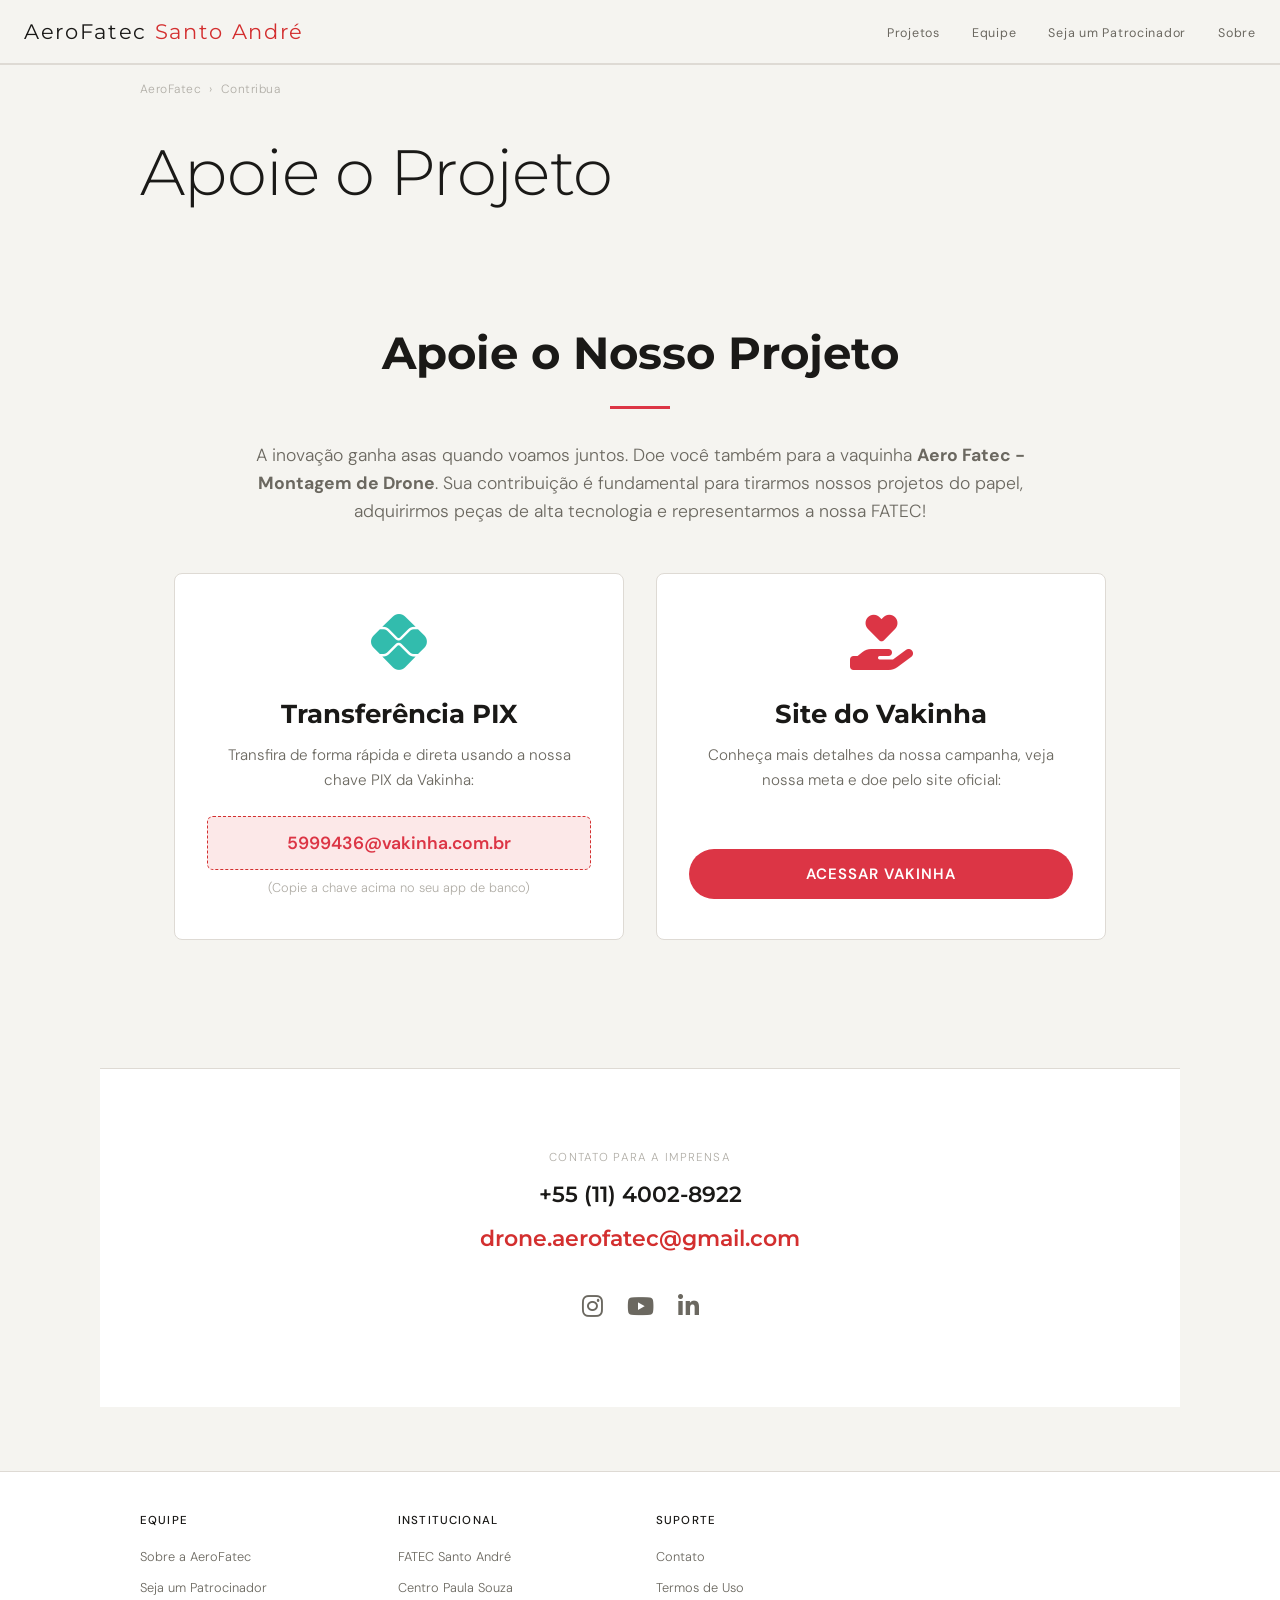
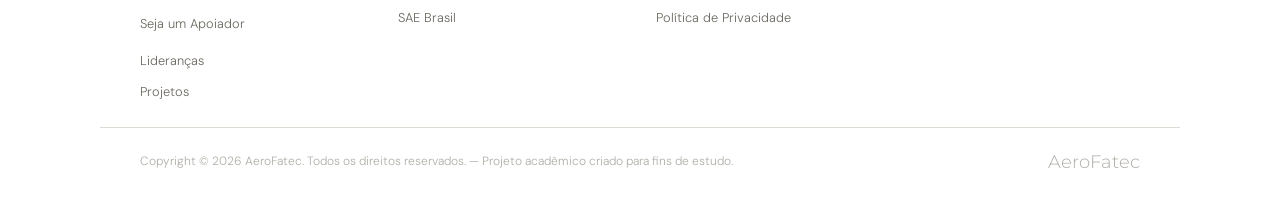
<file: apoie.html>
<!DOCTYPE html>
<html lang="pt-BR">
<head>
  <meta charset="UTF-8">
  <meta name="viewport" content="width=device-width, initial-scale=1.0">
  <title>AeroFatec — Apoie</title>

  <link rel="preconnect" href="https://fonts.googleapis.com">
  <link rel="preconnect" href="https://fonts.gstatic.com" crossorigin>
  <link href="https://fonts.googleapis.com/css2?family=DM+Sans:opsz,wght@9..40,300;9..40,400;9..40,500&family=Montserrat:ital,wght@0,400;0,600;0,700;0,800;1,400&display=swap" rel="stylesheet">
  <link rel="stylesheet" href="https://cdnjs.cloudflare.com/ajax/libs/font-awesome/6.4.0/css/all.min.css">
  <link rel="stylesheet" href="css/style.css">
</head>
<body>

<nav>
  <a href="index.html" class="nav-logo">AeroFatec<span> Santo André</span></a>

  <button class="nav-toggle" aria-label="Abrir menu" aria-expanded="false">
    <span></span><span></span><span></span>
  </button>

  <ul class="nav-links">
    <li><a href="projetos.html">Projetos</a></li>
    <li><a href="equipe.html">Equipe</a></li>
    <li><a href="patrocine.html">Seja um Patrocinador </a></li>
    <li><a href="sobre.html">Sobre</a></li>
  </ul>
</nav>

<div class="breadcrumb">
  <a href="index.html">AeroFatec</a>
  <span>›</span>
  <span>Contribua</span>
</div>

<div class="page-header">
  <h1>Apoie o Projeto</h1>
</div>

<section id="contribua" class="contribua-section">
  <h2 class="contribua-title">Apoie o Nosso Projeto</h2>
  <div class="contribua-divider"></div>

  <p class="contribua-lead">
    A inovação ganha asas quando voamos juntos. Doe você também para a vaquinha
    <strong>Aero Fatec - Montagem de Drone</strong>. Sua contribuição é fundamental para
    tirarmos nossos projetos do papel, adquirirmos peças de alta tecnologia e representarmos a nossa FATEC!
  </p>

  <div class="contribua-grid">

    <div class="contribua-card">
      <i class="fab fa-pix contribua-icon" style="color: #32BCAD;"></i>
      <h4>Transferência PIX</h4>
      <p>Transfira de forma rápida e direta usando a nossa chave PIX da Vakinha:</p>
      <div class="pix-key">5999436@vakinha.com.br</div>
      <small>(Copie a chave acima no seu app de banco)</small>
    </div>

    <div class="contribua-card">
      <i class="fas fa-hand-holding-heart contribua-icon" style="color: #dc3545;"></i>
      <h4>Site do Vakinha</h4>
      <p>Conheça mais detalhes da nossa campanha, veja nossa meta e doe pelo site oficial:</p>
      <a href="https://vaka.me/5999436" target="_blank" class="btn-vakinha">Acessar Vakinha</a>
    </div>

  </div>
</section>

<div id="contact" class="press-section">
    <p class="press-label">Contato para a imprensa</p>
    <div class="press-contact">
      <span>+55 (11) 4002-8922</span>
      <a href="mailto:drone.aerofatec@gmail.com">drone.aerofatec@gmail.com</a>
    </div>
    <div class="press-social">
      <a href="https://www.instagram.com/AeroFatec" target="_blank" title="Instagram"><i class="fab fa-instagram"></i></a>
      <a href="https://www.youtube.com/@AeroFatec" target="_blank" title="YouTube"><i class="fab fa-youtube"></i></a>
      <a href="https://www.linkedin.com/in/drones-fatec-6a03993b6/" target="_blank" title="LinkedIn"><i class="fab fa-linkedin-in"></i></a>
    </div>
  </div>

  <footer>
    <div class="footer-top">
      <div class="footer-col">
        <h4>Equipe</h4>
        <ul>
          <li><a href="sobre.html">Sobre a AeroFatec</a></li>
          <li><a href="patrocinio.html">Seja um Patrocinador</li>
          <li><a href="apoie.html">Seja um Apoiador</li>
          <li><a href="equipe.html">Lideranças</a></li>
          <li><a href="projetos.html">Projetos</a></li>
        </ul>
      </div>
      <div class="footer-col">
        <h4>Institucional</h4>
        <ul>
          <li><a href="https://fatecsantoandre.cps.sp.gov.br/">FATEC Santo André</a></li>
          <li><a href="https://www.cps.sp.gov.br/">Centro Paula Souza</a></li>
          <li><a href="https://saebrasil.org.br/programas-estudantis/eletroquad/">SAE Brasil</a></li>
        </ul>
      </div>
      <div class="footer-col">
        <h4>Suporte</h4>
        <ul>
          <li><a href="#contact">Contato</a></li>
          <li><a href="tem que fazer">Termos de Uso</a></li>
          <li><a href="tem que fazer">Política de Privacidade</a></li>
        </ul>
      </div>
    </div>
    <div class="footer-bottom">
      <p>Copyright © 2026 AeroFatec. Todos os direitos reservados. — Projeto acadêmico criado para fins de estudo.</p>
      <div class="footer-logo-small">AeroFatec</div>
    </div>
  </footer>

<div class="modal-overlay" id="modal">
  <div class="modal">
    <button class="modal-close js-modal-close">&#x2715;</button>
    <div class="modal-header-flex">
      <div class="modal-avatar" id="modal-avatar"></div>
      <div class="modal-titles">
        <div class="modal-name" id="modal-name"></div>
        <div class="modal-role" id="modal-role"></div>
      </div>
    </div>
    <p class="modal-bio" id="modal-bio"></p>
  </div>
</div>

<script src="js/main.js" defer></script>
</body>
</html>
</file>
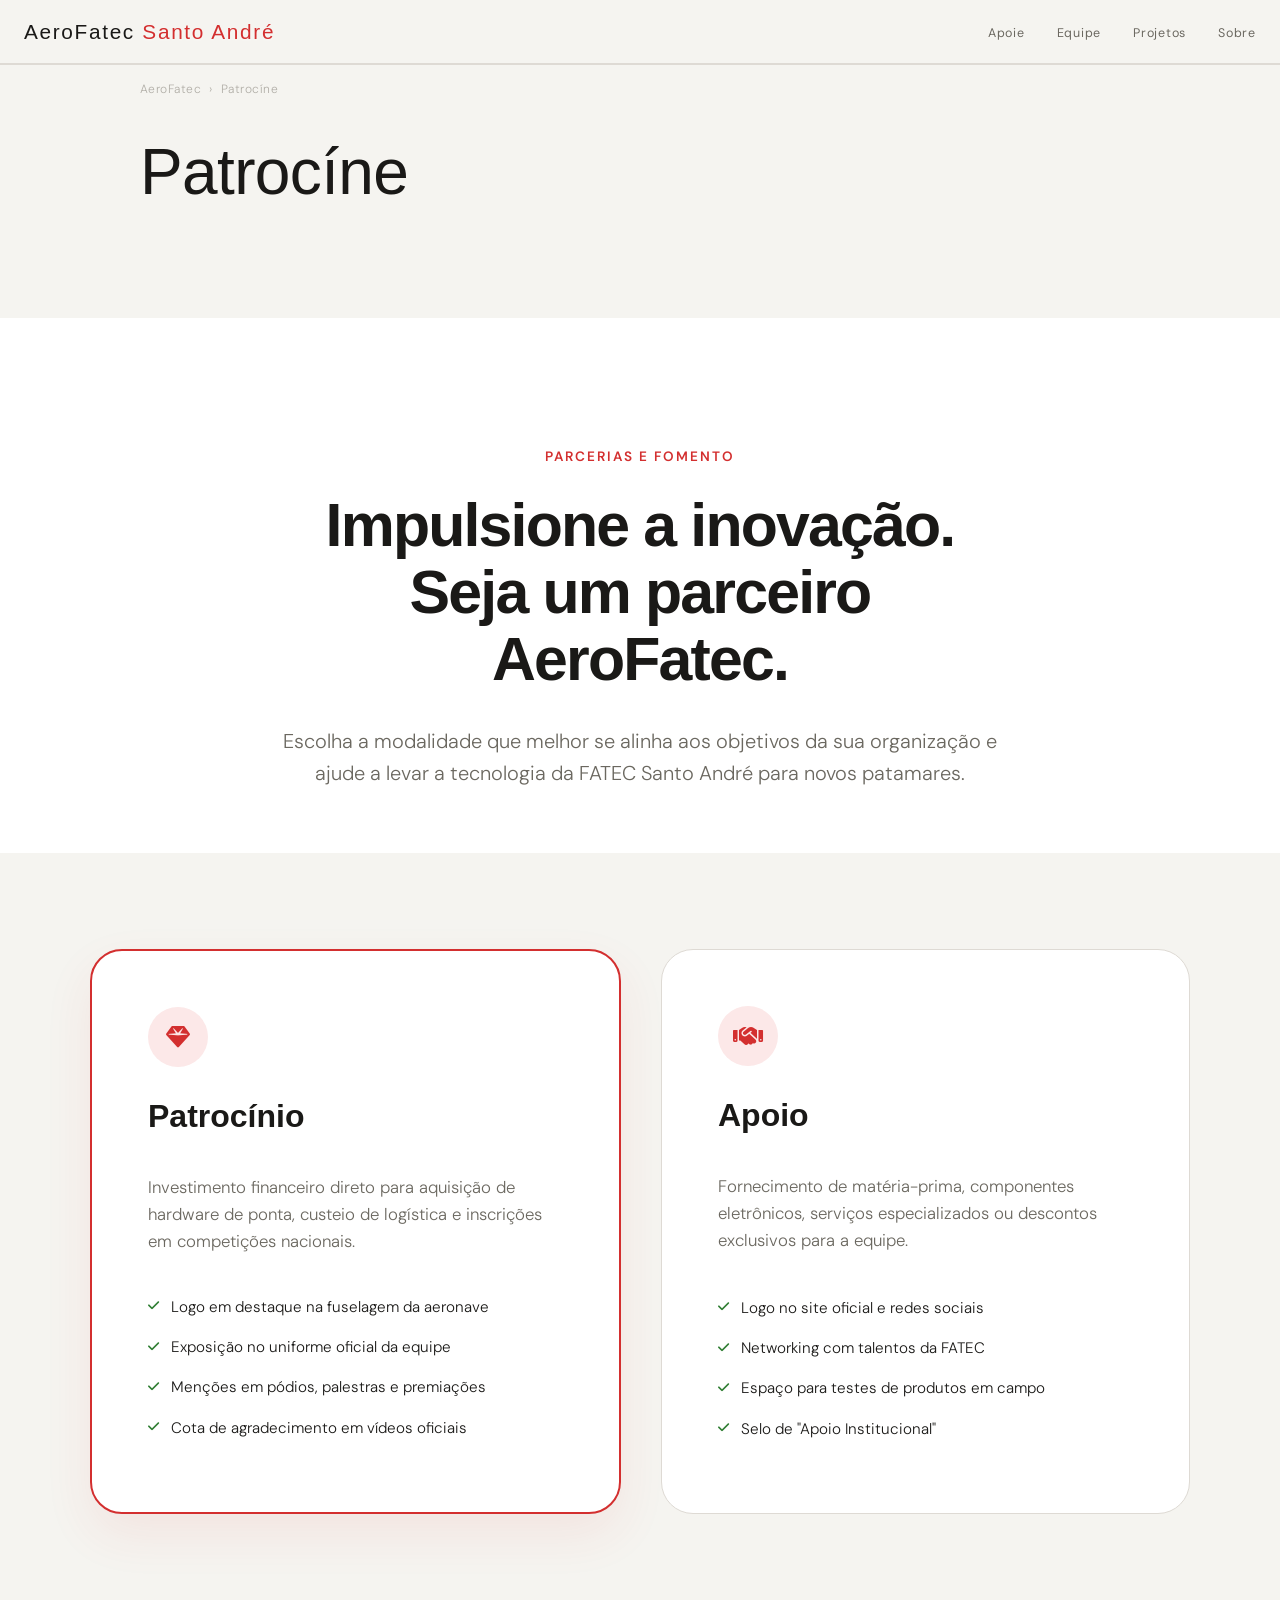
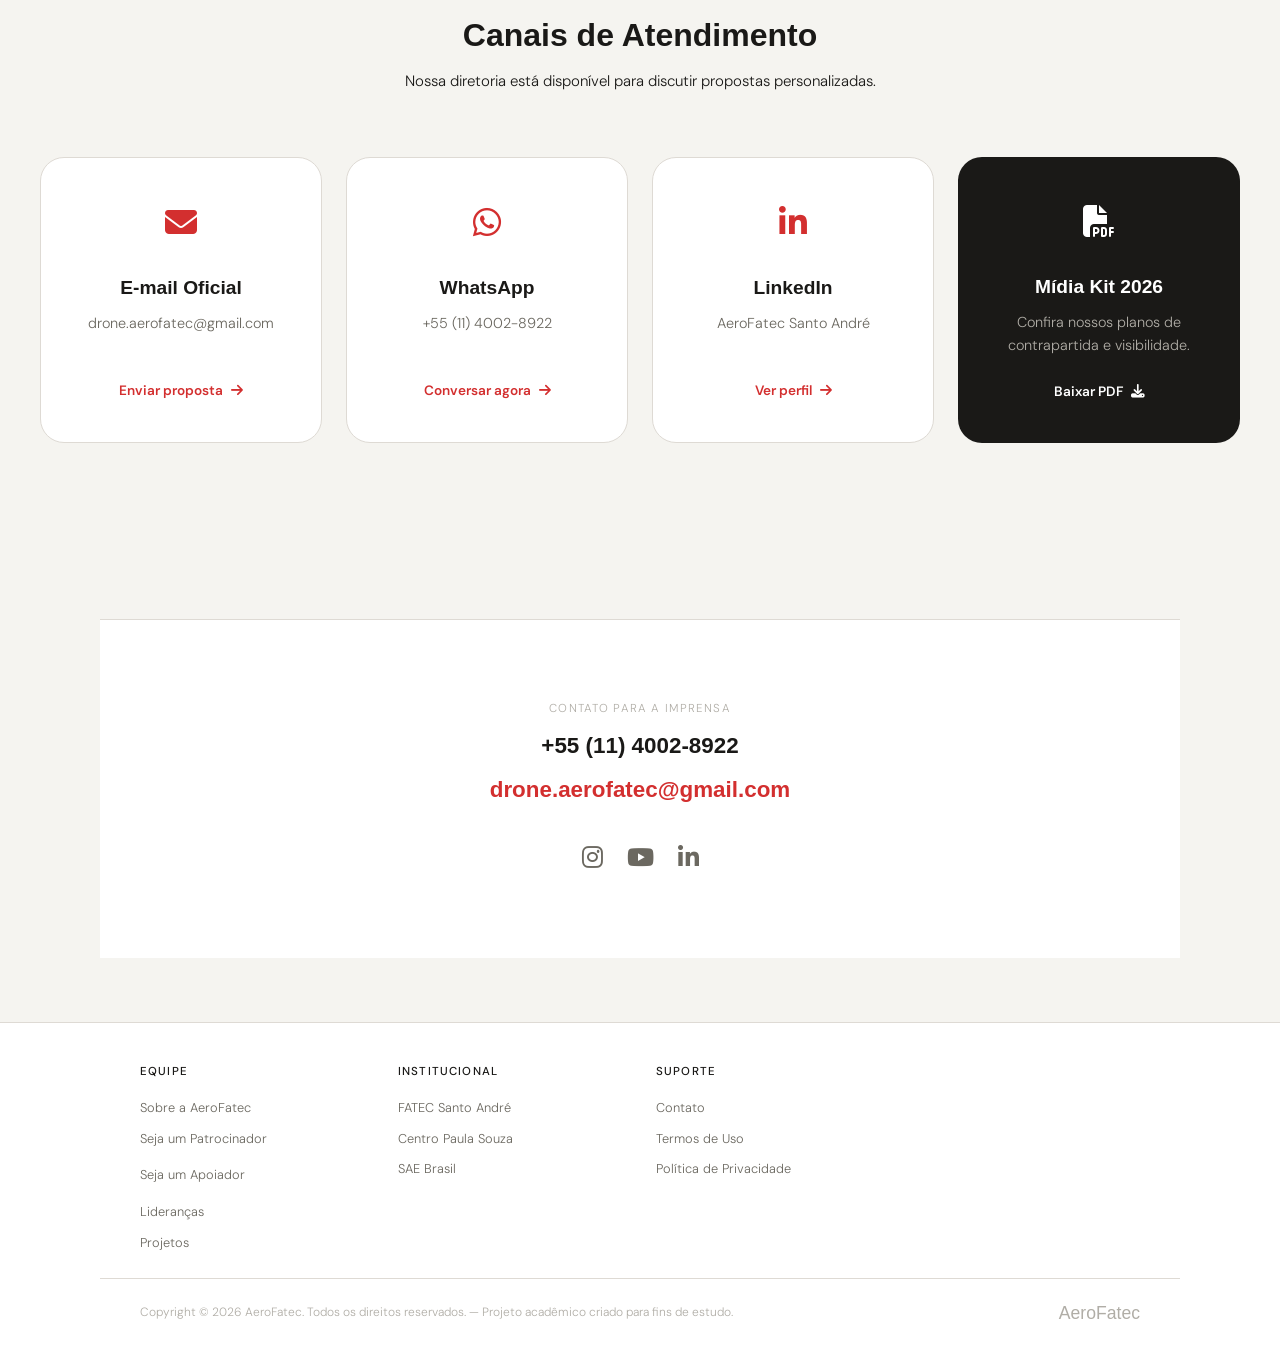
<file: patrocine.html>
<!DOCTYPE html>
<html lang="pt-BR">
<head>
  <meta charset="UTF-8">
  <meta name="viewport" content="width=device-width, initial-scale=1.0">
  <meta name="view-transition" content="same-origin">
  <title>Patrocíne | AeroFatec</title>

  <link rel="preconnect" href="https://fonts.googleapis.com">
  <link rel="preconnect" href="https://fonts.gstatic.com" crossorigin>
  <link href="https://fonts.googleapis.com/css2?family=Cormorant+Garamond:ital,wght@0,300;0,400;0,600;1,300;1,400&family=DM+Sans:opsz,wght@9..40,300;9..40,400;9..40,500&display=swap" rel="stylesheet">
  <link rel="stylesheet" href="https://cdnjs.cloudflare.com/ajax/libs/font-awesome/6.4.0/css/all.min.css">
  <link rel="stylesheet" href="css/style.css">
</head>
<body>

<nav>
  <a href="index.html" class="nav-logo">AeroFatec<span> Santo André</span></a>

  <button class="nav-toggle" aria-label="Abrir menu" aria-expanded="false">
    <span></span><span></span><span></span>
  </button>

  <ul class="nav-links">
    <li><a href="apoie.html">Apoie</a></li>
    <li><a href="equipe.html">Equipe</a></li>
    <li><a href="projetos.html">Projetos</a></li>
    <li><a href="sobre.html">Sobre</a></li>
  </ul>
</nav>

  <div class="page-content">

  <div class="breadcrumb">
    <a href="index.html">AeroFatec</a>
    <span>›</span>
    <span>Patrocíne</span>
  </div>

  <div class="page-header">
    <h1>Patrocíne</h1>
  </div>

  <main class="sponsor-page">
    <header class="sponsor-hero">
      <div class="container-small">
        <span class="hero-tag">Parcerias e Fomento</span>
        <h1>Impulsione a inovação.<br>Seja um parceiro AeroFatec.</h1>
        <p>Escolha a modalidade que melhor se alinha aos objetivos da sua organização e ajude a levar a tecnologia da FATEC Santo André para novos patamares.</p>
      </div>
    </header>

    <section class="colab-models">
      <div class="container">
        <div class="model-flex">
          
          <div class="model-box featured">
            <div class="model-header">
              <div class="icon-circle"><i class="fas fa-gem"></i></div>
              <h2>Patrocínio</h2>
            </div>
            <p>Investimento financeiro direto para aquisição de hardware de ponta, custeio de logística e inscrições em competições nacionais.</p>
            <ul class="model-list">
              <li><i class="fas fa-check"></i> Logo em destaque na fuselagem da aeronave</li>
              <li><i class="fas fa-check"></i> Exposição no uniforme oficial da equipe</li>
              <li><i class="fas fa-check"></i> Menções em pódios, palestras e premiações</li>
              <li><i class="fas fa-check"></i> Cota de agradecimento em vídeos oficiais</li>
            </ul>
          </div>

          <div class="model-box">
            <div class="model-header">
              <div class="icon-circle"><i class="fas fa-handshake"></i></div>
              <h2>Apoio</h2>
            </div>
            <p>Fornecimento de matéria-prima, componentes eletrônicos, serviços especializados ou descontos exclusivos para a equipe.</p>
            <ul class="model-list">
              <li><i class="fas fa-check"></i> Logo no site oficial e redes sociais</li>
              <li><i class="fas fa-check"></i> Networking com talentos da FATEC</li>
              <li><i class="fas fa-check"></i> Espaço para testes de produtos em campo</li>
              <li><i class="fas fa-check"></i> Selo de "Apoio Institucional"</li>
            </ul>
          </div>

        </div>
      </div>
    </section>

    <section class="contact-grid-section">
      <div class="container">
        <div class="section-title">
          <h2>Canais de Atendimento</h2>
          <p>Nossa diretoria está disponível para discutir propostas personalizadas.</p>
        </div>
        
        <div class="contact-cards">
          <a href="mailto:drone.aerofatec@gmail.com" class="contact-card">
            <div class="card-icon"><i class="fas fa-envelope"></i></div>
            <h3>E-mail Oficial</h3>
            <p>drone.aerofatec@gmail.com</p>
            <span class="card-action">Enviar proposta <i class="fas fa-arrow-right"></i></span>
          </a>

          <a href="https://wa.me/551140028922" target="_blank" class="contact-card">
            <div class="card-icon"><i class="fab fa-whatsapp"></i></div>
            <h3>WhatsApp</h3>
            <p>+55 (11) 4002-8922</p>
            <span class="card-action">Conversar agora <i class="fas fa-arrow-right"></i></span>
          </a>

          <a href="https://linkedin.com/in/drones-fatec-6a03993b6" target="_blank" class="contact-card">
            <div class="card-icon"><i class="fab fa-linkedin-in"></i></div>
            <h3>LinkedIn</h3>
            <p>AeroFatec Santo André</p>
            <span class="card-action">Ver perfil <i class="fas fa-arrow-right"></i></span>
          </a>

          <a href="arquivos/midia-kit-aerofatec.pdf" target="_blank" class="contact-card highlight-card">
            <div class="card-icon"><i class="fas fa-file-pdf"></i></div>
            <h3>Mídia Kit 2026</h3>
            <p>Confira nossos planos de contrapartida e visibilidade.</p>
            <span class="card-action">Baixar PDF <i class="fas fa-download"></i></span>
          </a>
        </div>
      </div>
    </section>
  </main>

  <div id="contact" class="press-section">
    <p class="press-label">Contato para a imprensa</p>
    <div class="press-contact">
      <span>+55 (11) 4002-8922</span>
      <a href="mailto:drone.aerofatec@gmail.com">drone.aerofatec@gmail.com</a>
    </div>
    <div class="press-social">
      <a href="https://www.instagram.com/AeroFatec" target="_blank" title="Instagram"><i class="fab fa-instagram"></i></a>
      <a href="https://www.youtube.com/@AeroFatec" target="_blank" title="YouTube"><i class="fab fa-youtube"></i></a>
      <a href="https://www.linkedin.com/in/drones-fatec-6a03993b6/" target="_blank" title="LinkedIn"><i class="fab fa-linkedin-in"></i></a>
    </div>
  </div>

  <footer>
    <div class="footer-top">
      <div class="footer-col">
        <h4>Equipe</h4>
        <ul>
          <li><a href="sobre.html">Sobre a AeroFatec</a></li>
          <li><a href="patrocinio.html">Seja um Patrocinador</li>
          <li><a href="apoie.html">Seja um Apoiador</li>
          <li><a href="equipe.html">Lideranças</a></li>
          <li><a href="projetos.html">Projetos</a></li>
        </ul>
      </div>
      <div class="footer-col">
        <h4>Institucional</h4>
        <ul>
          <li><a href="https://fatecsantoandre.cps.sp.gov.br/">FATEC Santo André</a></li>
          <li><a href="https://www.cps.sp.gov.br/">Centro Paula Souza</a></li>
          <li><a href="https://saebrasil.org.br/programas-estudantis/eletroquad/">SAE Brasil</a></li>
        </ul>
      </div>
      <div class="footer-col">
        <h4>Suporte</h4>
        <ul>
          <li><a href="#contact">Contato</a></li>
          <li><a href="tem que fazer">Termos de Uso</a></li>
          <li><a href="tem que fazer">Política de Privacidade</a></li>
        </ul>
      </div>
    </div>
    <div class="footer-bottom">
      <p>Copyright © 2026 AeroFatec. Todos os direitos reservados. — Projeto acadêmico criado para fins de estudo.</p>
      <div class="footer-logo-small">AeroFatec</div>
    </div>
  </footer>

  <script src="js/main.js"></script>
</body>
</html>
</file>
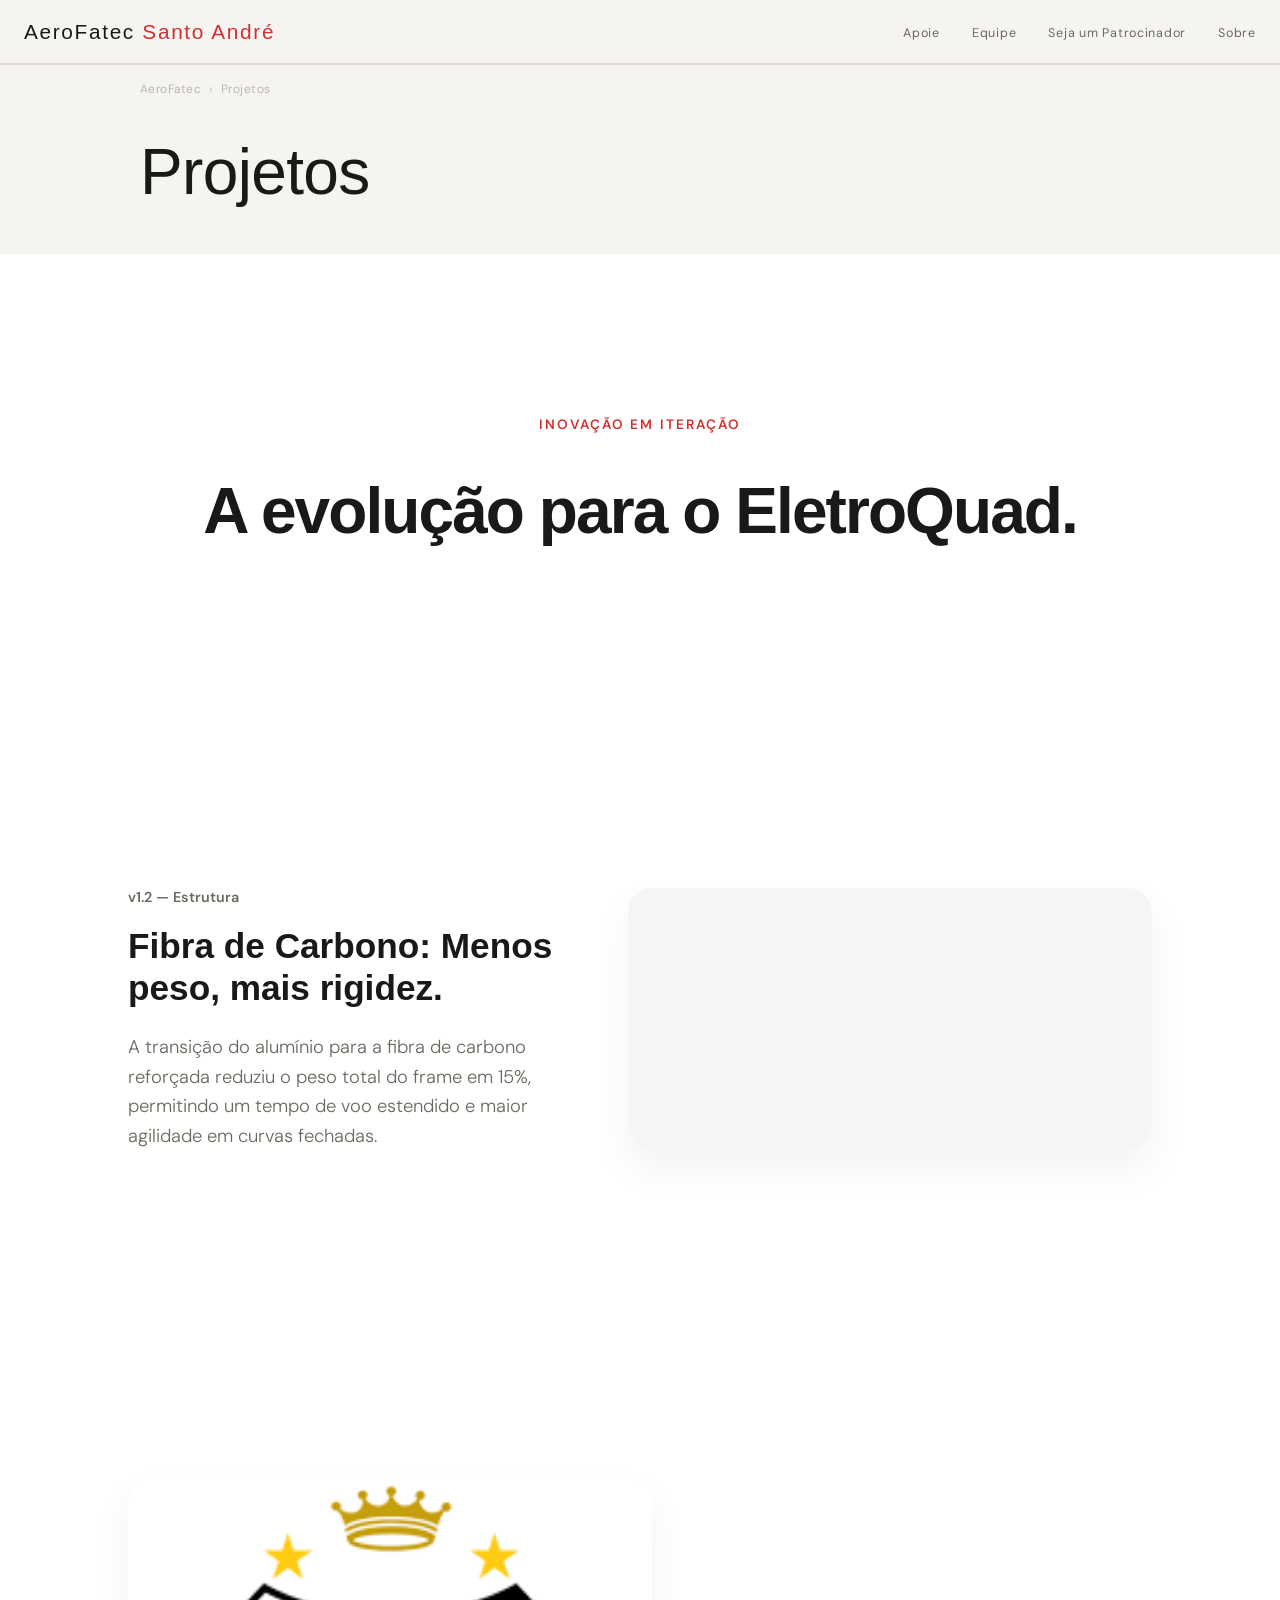
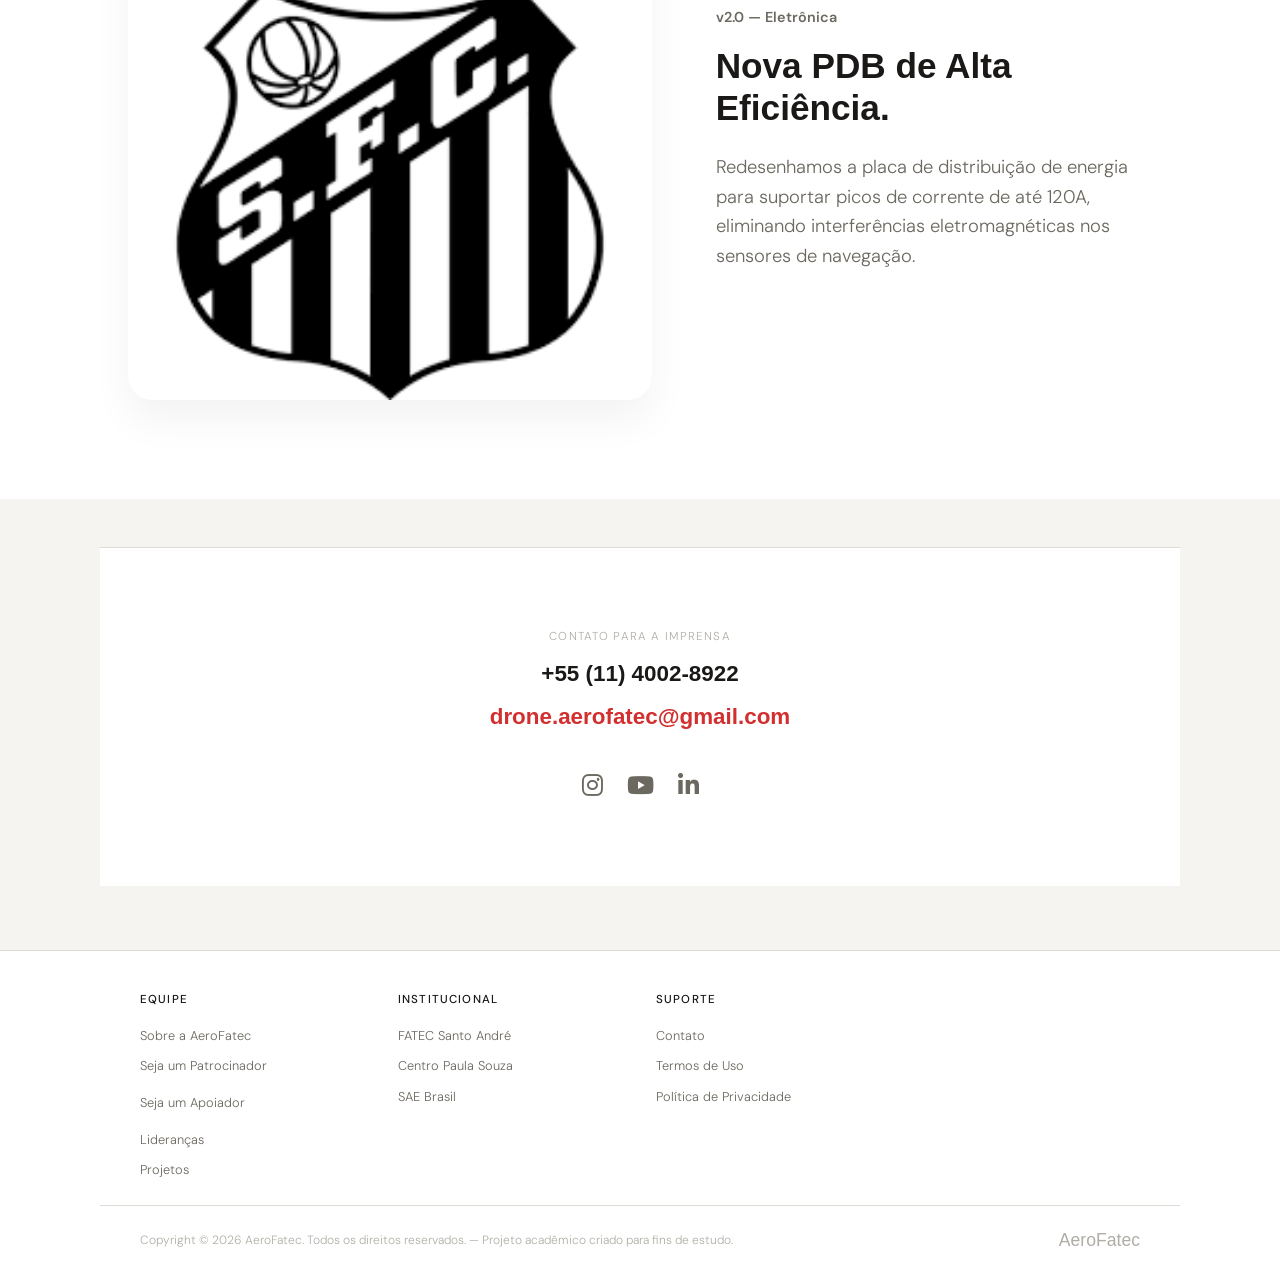
<file: projetos.html>
<!DOCTYPE html>
<html lang="pt-BR">
<head>
  <meta charset="UTF-8">
  <meta name="viewport" content="width=device-width, initial-scale=1.0">
  <meta name="view-transition" content="same-origin">
  <title>Equipe | AeroFatec</title>

  <link rel="preconnect" href="https://fonts.googleapis.com">
  <link rel="preconnect" href="https://fonts.gstatic.com" crossorigin>
  <link href="https://fonts.googleapis.com/css2?family=Cormorant+Garamond:ital,wght@0,300;0,400;0,600;1,300;1,400&family=DM+Sans:opsz,wght@9..40,300;9..40,400;9..40,500&display=swap" rel="stylesheet">
  <link rel="stylesheet" href="https://cdnjs.cloudflare.com/ajax/libs/font-awesome/6.4.0/css/all.min.css">
  <link rel="stylesheet" href="css/style.css">
</head>
<body>

<nav>
  <a href="index.html" class="nav-logo">AeroFatec<span> Santo André</span></a>

  <button class="nav-toggle" aria-label="Abrir menu" aria-expanded="false">
    <span></span><span></span><span></span>
  </button>

  <ul class="nav-links">
    <li><a href="apoie.html">Apoie</a></li>
    <li><a href="equipe.html">Equipe</a></li>
    <li><a href="patrocine.html">Seja um Patrocinador</a></li>
    <li><a href="sobre.html">Sobre</a></li>
  </ul>
</nav>

  <div class="page-content">

  <div class="breadcrumb">
    <a href="index.html">AeroFatec</a>
    <span>›</span>
    <span>Projetos</span>
  </div>

  <div class="page-header">
    <h1>Projetos</h1>
  </div>

  <main class="projects-page">
    <header class="projects-hero">
      <p class="hero-tag">Inovação em Iteração</p>
      <h1>A evolução para o EletroQuad.</h1>
    </header>

    <section class="project-iteration reveal">
      <div class="iteration-content">
        <span class="version-tag">v1.2 — Estrutura</span>
        <h2>Fibra de Carbono: Menos peso, mais rigidez.</h2>
        <p>A transição do alumínio para a fibra de carbono reforçada reduziu o peso total do frame em 15%, permitindo um tempo de voo estendido e maior agilidade em curvas fechadas.</p>
      </div>
      <div class="iteration-media">
        <video autoplay muted loop playsinline class="ambient-video">
          <source src="video/drone-frame-test.mp4" type="video/mp4">
        </video>
      </div>
    </section>

    <section class="project-iteration reverse reveal">
      <div class="iteration-content">
        <span class="version-tag">v2.0 — Eletrônica</span>
        <h2>Nova PDB de Alta Eficiência.</h2>
        <p>Redesenhamos a placa de distribuição de energia para suportar picos de corrente de até 120A, eliminando interferências eletromagnéticas nos sensores de navegação.</p>
      </div>
      <div class="iteration-media">
        <img src="img/imagem-exemplo.png" alt="Detalhe da Placa Eletrônica">
      </div>
    </section>
  </main>

<div id="contact" class="press-section">
    <p class="press-label">Contato para a imprensa</p>
    <div class="press-contact">
      <span>+55 (11) 4002-8922</span>
      <a href="mailto:drone.aerofatec@gmail.com">drone.aerofatec@gmail.com</a>
    </div>
    <div class="press-social">
      <a href="https://www.instagram.com/AeroFatec" target="_blank" title="Instagram"><i class="fab fa-instagram"></i></a>
      <a href="https://www.youtube.com/@AeroFatec" target="_blank" title="YouTube"><i class="fab fa-youtube"></i></a>
      <a href="https://www.linkedin.com/in/drones-fatec-6a03993b6/" target="_blank" title="LinkedIn"><i class="fab fa-linkedin-in"></i></a>
    </div>
  </div>

  <footer>
    <div class="footer-top">
      <div class="footer-col">
        <h4>Equipe</h4>
        <ul>
          <li><a href="sobre.html">Sobre a AeroFatec</a></li>
          <li><a href="patrocinio.html">Seja um Patrocinador</li>
          <li><a href="apoie.html">Seja um Apoiador</li>
          <li><a href="equipe.html">Lideranças</a></li>
          <li><a href="projetos.html">Projetos</a></li>
        </ul>
      </div>
      <div class="footer-col">
        <h4>Institucional</h4>
        <ul>
          <li><a href="https://fatecsantoandre.cps.sp.gov.br/">FATEC Santo André</a></li>
          <li><a href="https://www.cps.sp.gov.br/">Centro Paula Souza</a></li>
          <li><a href="https://saebrasil.org.br/programas-estudantis/eletroquad/">SAE Brasil</a></li>
        </ul>
      </div>
      <div class="footer-col">
        <h4>Suporte</h4>
        <ul>
          <li><a href="#contact">Contato</a></li>
          <li><a href="tem que fazer">Termos de Uso</a></li>
          <li><a href="tem que fazer">Política de Privacidade</a></li>
        </ul>
      </div>
    </div>
    <div class="footer-bottom">
      <p>Copyright © 2026 AeroFatec. Todos os direitos reservados. — Projeto acadêmico criado para fins de estudo.</p>
      <div class="footer-logo-small">AeroFatec</div>
    </div>
  </footer>

        <script src="js/main.js"></script>
    </body>
</html>
</file>
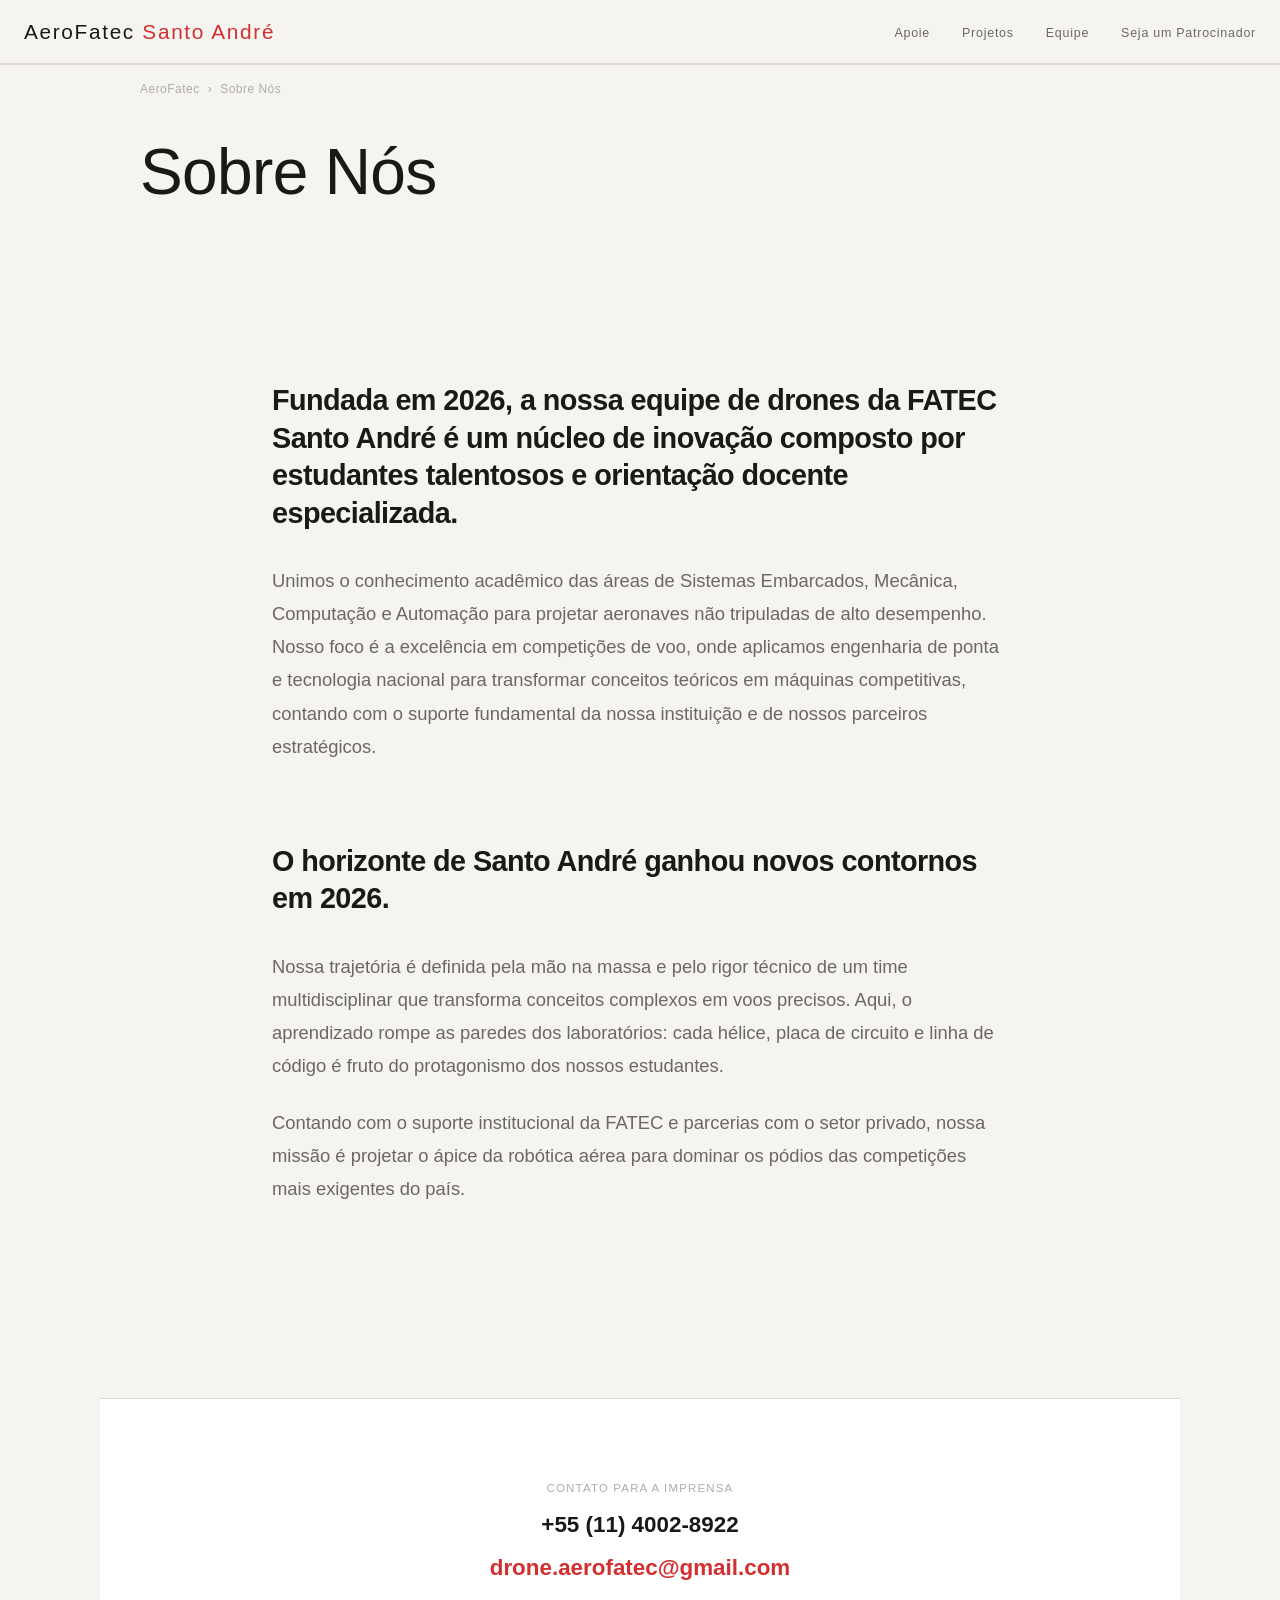
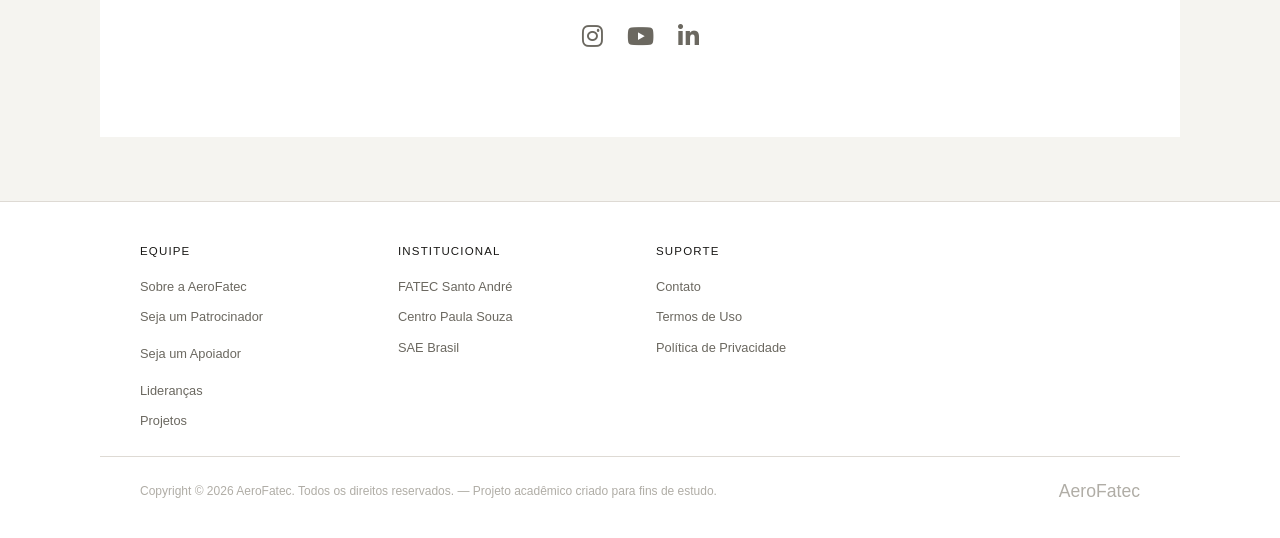
<file: sobre.html>
<!DOCTYPE html>
<html lang="pt-BR">
<head>
  <meta charset="UTF-8">
  <meta name="viewport" content="width=device-width, initial-scale=1.0">

  <title>Sobre Nós | AeroFatec</title>

  <link rel="stylesheet" href="https://cdnjs.cloudflare.com/ajax/libs/font-awesome/6.4.0/css/all.min.css">
  <link rel="stylesheet" href="css/style.css">
  <link rel="preconnect" href="https://fonts.googleapis.com">
  <link rel="preconnect" href="https://fonts.gstatic.com" crossorigin>
  
  
</head>
<body>


<nav>
  <a href="index.html" class="nav-logo">AeroFatec<span> Santo André</span></a>

  <button class="nav-toggle" aria-label="Abrir menu" aria-expanded="false">
    <span></span><span></span><span></span>
  </button>

  <ul class="nav-links">
    <li><a href="apoie.html">Apoie</a></li>
    <li><a href="projetos.html">Projetos</a></li>
    <li><a href="equipe.html">Equipe</a></li>
    <li><a href="patrocine.html">Seja um Patrocinador</a></li>
  </ul>
</nav>

  <div class="page-content">

  <div class="breadcrumb">
    <a href="index.html">AeroFatec</a>
    <span>›</span>
    <span>Sobre Nós</span>
  </div>

  <div class="page-header">
    <h1>Sobre Nós</h1>
  </div>

  <main class="sobre-page">
    <div class="sobre-container">
      
      <section class="sobre-block">
        <p class="text-highlight">Fundada em 2026, a nossa equipe de drones da FATEC Santo André é um núcleo de inovação composto por estudantes talentosos e orientação docente especializada.</p>
        <p>Unimos o conhecimento acadêmico das áreas de Sistemas Embarcados, Mecânica, Computação e Automação para projetar aeronaves não tripuladas de alto desempenho. Nosso foco é a excelência em competições de voo, onde aplicamos engenharia de ponta e tecnologia nacional para transformar conceitos teóricos em máquinas competitivas, contando com o suporte fundamental da nossa instituição e de nossos parceiros estratégicos.</p>
      </section>

      <section class="sobre-block">
        <p class="text-highlight">O horizonte de Santo André ganhou novos contornos em 2026.</p>
        <p>Nossa trajetória é definida pela mão na massa e pelo rigor técnico de um time multidisciplinar que transforma conceitos complexos em voos precisos. Aqui, o aprendizado rompe as paredes dos laboratórios: cada hélice, placa de circuito e linha de código é fruto do protagonismo dos nossos estudantes.</p>
        <p>Contando com o suporte institucional da FATEC e parcerias com o setor privado, nossa missão é projetar o ápice da robótica aérea para dominar os pódios das competições mais exigentes do país.</p>
      </section>

    </div>
  </main>

  <div id="contact" class="press-section">
    <p class="press-label">Contato para a imprensa</p>
    <div class="press-contact">
      <span>+55 (11) 4002-8922</span>
      <a href="mailto:drone.aerofatec@gmail.com">drone.aerofatec@gmail.com</a>
    </div>
    <div class="press-social">
      <a href="https://www.instagram.com/AeroFatec" target="_blank" title="Instagram"><i class="fab fa-instagram"></i></a>
      <a href="https://www.youtube.com/@AeroFatec" target="_blank" title="YouTube"><i class="fab fa-youtube"></i></a>
      <a href="https://www.linkedin.com/in/drones-fatec-6a03993b6/" target="_blank" title="LinkedIn"><i class="fab fa-linkedin-in"></i></a>
    </div>
  </div>

  <footer>
    <div class="footer-top">
      <div class="footer-col">
        <h4>Equipe</h4>
        <ul>
          <li><a href="sobre.html">Sobre a AeroFatec</a></li>
          <li><a href="patrocinio.html">Seja um Patrocinador</li>
          <li><a href="apoie.html">Seja um Apoiador</li>
          <li><a href="equipe.html">Lideranças</a></li>
          <li><a href="projetos.html">Projetos</a></li>
        </ul>
      </div>
      <div class="footer-col">
        <h4>Institucional</h4>
        <ul>
          <li><a href="https://fatecsantoandre.cps.sp.gov.br/">FATEC Santo André</a></li>
          <li><a href="https://www.cps.sp.gov.br/">Centro Paula Souza</a></li>
          <li><a href="https://saebrasil.org.br/programas-estudantis/eletroquad/">SAE Brasil</a></li>
        </ul>
      </div>
      <div class="footer-col">
        <h4>Suporte</h4>
        <ul>
          <li><a href="#contact">Contato</a></li>
          <li><a href="tem que fazer">Termos de Uso</a></li>
          <li><a href="tem que fazer">Política de Privacidade</a></li>
        </ul>
      </div>
    </div>
    <div class="footer-bottom">
      <p>Copyright © 2026 AeroFatec. Todos os direitos reservados. — Projeto acadêmico criado para fins de estudo.</p>
      <div class="footer-logo-small">AeroFatec</div>
    </div>
  </footer>

    <script src="js/main.js"></script>
</body>
</html>
</file>
<file: css/style.css>
/* ==========================================
   RESET & BASE
========================================== */
*, *::before, *::after {
  box-sizing: border-box;
  margin: 0;
  padding: 0;
}

html, body {
  max-width: 100%;
  overflow-x: hidden;
  position: relative;
}

html { scroll-behavior: smooth; }

:root {
  --bg:           #f5f4f0;
  --surface:      #ffffff;
  --text:         #1a1917;
  --muted:        #6b6860;
  --subtle:       #b0ada6;
  --border:       #dedad4;
  --accent:       #D32F2F;
  --accent-light: #fce8e8;
  --nav-h:        64px;
  --font-display: 'Montserrat', sans-serif;
  --font-body:    'DM Sans', sans-serif;
}

body {
  background: var(--bg);
  color: var(--text);
  font-family: var(--font-body);
  font-weight: 300;
  font-size: 15px;
  line-height: 1.6;
  -webkit-font-smoothing: antialiased;
  padding-top: var(--nav-h);
}

/* ==========================================
   SCROLLBAR
========================================== */
* {
  scrollbar-width: thin;
  scrollbar-color: var(--border) transparent;
}

::-webkit-scrollbar       { width: 5px; height: 5px; }
::-webkit-scrollbar-track { background: transparent; }
::-webkit-scrollbar-thumb { background-color: var(--border); border-radius: 99px; transition: background-color 0.2s; }
::-webkit-scrollbar-thumb:hover { background-color: var(--subtle); }
::-webkit-scrollbar-corner { background: transparent; }

/* ==========================================
   PAGE TRANSITION
========================================== */
.page-content {
  opacity: 0;
  transform: translateY(10px);
  transition: opacity 0.5s ease-out, transform 0.5s ease-out;
  animation: fallback-show 0.1s forwards;
  animation-delay: 3s;
}

body.page-loaded .page-content {
  opacity: 1 !important;
  transform: translateY(0) !important;
  animation: none;
}

/* ==========================================
   NAV
========================================== */
nav {
  position: fixed;
  top: 0; left: 0; right: 0;
  z-index: 9999;
  height: var(--nav-h);
  display: flex;
  align-items: center;
  justify-content: space-between;
  padding: 0 1.5rem;
  background: rgba(245, 244, 240, 0.97);
  -webkit-backdrop-filter: saturate(180%) blur(20px);
  backdrop-filter: saturate(180%) blur(20px);
  border-bottom: 1px solid var(--border);
  box-shadow: 0 1px 0 var(--border);
  transition: background 0.4s ease, border-color 0.4s ease, box-shadow 0.4s ease;
}

nav.scrolled {
  background: rgba(245, 244, 240, 0.55);
  -webkit-backdrop-filter: saturate(200%) blur(24px);
  backdrop-filter: saturate(200%) blur(24px);
  border-bottom: 1px solid rgba(222, 218, 212, 0.3);
  box-shadow: none;
}

nav .nav-logo,
nav .nav-links a,
nav .nav-toggle span {
  text-shadow: 0 1px 3px rgba(255, 255, 255, 0.4);
}

.nav-logo {
  font-family: var(--font-display);
  font-size: 1.3rem;
  font-weight: 400;
  letter-spacing: 0.08em;
  color: var(--text);
  text-decoration: none;
}
.nav-logo span { color: var(--accent); }

.nav-toggle {
  display: none;
  flex-direction: column;
  gap: 5px;
  cursor: pointer;
  padding: 6px;
  background: none;
  border: none;
}

.nav-toggle span {
  display: block;
  width: 22px;
  height: 2px;
  background: var(--text);
  border-radius: 2px;
  transition: all 0.25s;
}

.nav-links { display: flex; gap: 2rem; list-style: none; }
.nav-links a {
  text-decoration: none;
  font-size: 0.78rem;
  font-weight: 400;
  letter-spacing: 0.06em;
  color: var(--muted);
  transition: color 0.2s;
}
.nav-links a:hover { color: var(--text); }

/* ==========================================
   BREADCRUMB
========================================== */
.breadcrumb {
  max-width: 1080px;
  margin: 0 auto;
  padding: 1rem 2.5rem 0;
  font-size: 0.75rem;
  color: var(--subtle);
  letter-spacing: 0.04em;
  display: flex;
  gap: 0.5rem;
  align-items: center;
  flex-wrap: wrap;
}
.breadcrumb a { color: var(--subtle); text-decoration: none; }
.breadcrumb a:hover { color: var(--muted); }

/* ==========================================
   PAGE HEADER
========================================== */
.page-header {
  max-width: 1080px;
  margin: 0 auto;
  padding: 2.5rem 2.5rem 3rem;
}
.page-header h1 {
  font-family: var(--font-display);
  font-size: clamp(2rem, 5vw, 4.5rem);
  font-weight: 300;
  letter-spacing: -0.01em;
  color: var(--text);
  line-height: 1.05;
}

/* ==========================================
   SECTION LABEL
========================================== */
.section-label,
.vp-label {
  max-width: 1080px;
  margin: 0 auto;
  padding: 3rem 2.5rem 1.5rem;
  font-size: 0.78rem;
  font-weight: 500;
  letter-spacing: 0.1em;
  text-transform: uppercase;
  color: var(--muted);
  border-bottom: 1px solid var(--border);
}

.section-label { padding-top: 0; }

/* ==========================================
   HERO
========================================== */
.hero-apple {
  background-color: #0b0b0c;
  color: #ffffff;
  text-align: center;
  padding: clamp(3rem, 8vh, 7rem) 2.5rem clamp(2rem, 5vh, 4rem);
  display: flex;
  flex-direction: column;
  align-items: center;
  overflow: visible;
  min-height: min-content;
}

.hero-kicker {
  font-family: var(--font-display);
  font-size: 0.95rem;
  font-weight: 700;
  letter-spacing: 0.2em;
  text-transform: uppercase;
  color: var(--accent);
  margin-bottom: 1.25rem;
}

.hero-title {
  font-family: var(--font-display);
  font-size: clamp(2.2rem, 8vw, 6.5rem);
  font-weight: 800;
  letter-spacing: -0.04em;
  line-height: 1.05;
  margin-bottom: clamp(0.75rem, 2vh, 1.5rem);
  text-transform: uppercase;
  background: linear-gradient(180deg, #ffffff 0%, #666666 100%);
  -webkit-background-clip: text;
  background-clip: text;
  -webkit-text-fill-color: transparent;
}

.hero-subtitle {
  font-family: var(--font-body);
  font-size: clamp(1rem, 2vw, 1.3rem);
  color: #a1a1a6;
  max-width: 600px;
  margin: 0 auto clamp(1.5rem, 3vh, 2.5rem);
  line-height: 1.5;
}

.hero-links {
  display: flex;
  gap: 1.5rem;
  align-items: center;
  justify-content: center;
  flex-wrap: wrap;
  width: 100%;
  padding: 0 1rem;
}

.btn-apple-primary {
  background-color: var(--accent);
  color: #ffffff !important;
  text-decoration: none !important;
  padding: 0.8rem 2rem;
  border-radius: 50px;
  font-family: var(--font-display);
  font-weight: 700;
  font-size: 1rem;
  text-transform: uppercase;
  letter-spacing: 1px;
  transition: transform 0.2s, box-shadow 0.2s, background-color 0.2s;
}
.btn-apple-primary:hover {
  background-color: #b71c1c;
  transform: scale(1.02);
  box-shadow: 0 8px 20px rgba(211, 47, 47, 0.4);
}

.btn-apple-secondary {
  color: var(--accent) !important;
  text-decoration: none !important;
  font-size: 1.1rem;
  font-weight: 500;
  display: flex;
  align-items: center;
  gap: 0.4rem;
  transition: color 0.2s;
}
.btn-apple-secondary:hover {
  text-decoration: underline !important;
  color: #b71c1c !important;
}

.hero-image {
  width: 100%;
  max-width: 1000px;
  height: auto;
  margin-top: clamp(2rem, 4vh, 3rem);
  margin-bottom: -10%;
  z-index: 10;
}

/* ==========================================
   SPONSORS / MARQUEE
========================================== */
.sponsors-section {
  background-color: #0b0b0c;
  padding: 6rem 0;
  border-bottom: 1px solid rgba(255, 255, 255, 0.1);
  width: 100%;
  overflow: hidden;
}

.sponsors-title {
  font-family: var(--font-display);
  font-size: 0.85rem;
  font-weight: 600;
  color: #6b6860;
  text-transform: uppercase;
  letter-spacing: 0.15em;
  margin-bottom: 3rem;
  text-align: center;
}

.marquee-wrapper {
  width: 100%;
  overflow: hidden;
  position: relative;
  -webkit-mask-image: linear-gradient(to right, transparent, black 15%, black 85%, transparent);
  mask-image: linear-gradient(to right, transparent, black 15%, black 85%, transparent);
}

.marquee-track {
  display: flex;
  width: max-content;
  animation: scrollMarquee 30s linear infinite;
}
.marquee-track:hover { animation-play-state: paused; }

.marquee-content {
  display: flex;
  align-items: center;
  flex-shrink: 0;
  gap: 6rem;
  padding-right: 6rem;
}

.sponsor-logo {
  height: 65px;
  width: auto;
  flex-shrink: 0;
  opacity: 0.7;
  filter: grayscale(100%) brightness(1.5);
  transition: all 0.4s ease;
}
.sponsor-logo:hover { opacity: 1; filter: grayscale(0%); }

@keyframes scrollMarquee {
  0%   { transform: translateX(0); }
  100% { transform: translateX(-50%); }
}

/* ==========================================
   BENTO GRID
========================================== */
.bento-section {
  background-color: #f5f5f7;
  padding: 6rem 2.5rem;
}

.bento-header h2 {
  font-family: var(--font-display);
  font-size: clamp(1.8rem, 5vw, 3.5rem);
  font-weight: 700;
  letter-spacing: -0.02em;
  color: #1d1d1f;
  text-align: center;
  margin-bottom: 4rem;
}

.bento-grid {
  max-width: 1200px;
  margin: 0 auto;
  display: grid;
  grid-template-columns: repeat(2, 1fr);
  gap: 1.5rem;
}

.bento-card {
  border-radius: 24px;
  padding: 3rem;
  display: flex;
  flex-direction: column;
  overflow: hidden;
  position: relative;
  border: 1px solid transparent;
  transition: border-color 0.3s;
}
.bento-card:hover { border-color: rgba(211, 47, 47, 0.3); }

.bento-card h3 {
  font-family: var(--font-display);
  font-size: clamp(1.4rem, 3vw, 2rem);
  font-weight: 700;
  letter-spacing: -0.01em;
  margin-bottom: 1rem;
  color: inherit;
}

.bento-card p {
  font-size: clamp(0.95rem, 2vw, 1.1rem);
  line-height: 1.6;
}

.span-2 { grid-column: span 2; min-height: 500px; align-items: center; text-align: center; }

.dark-bento { background-color: #111111; color: #ffffff; }
.dark-bento p { color: #a1a1a6; }

.light-bento { background-color: #ffffff; color: #1d1d1f; box-shadow: 0 10px 30px rgba(0,0,0,0.04); min-height: 400px; }
.light-bento p { color: #6b6860; }

.bento-img-large { width: 80%; max-width: 600px; margin-top: auto; }
.bento-img-small { width: 100%; max-width: 250px; margin: auto auto 0; }

/* ==========================================
   EXEC GRID
========================================== */
.exec-grid {
  max-width: 1080px;
  margin: 0 auto;
  padding: 0 1.5rem;
  box-shadow: 0 1px 0 var(--border);
  display: grid;
  grid-template-columns: repeat(3, 1fr);
  gap: 0;
}

.exec-card {
  display: flex;
  flex-direction: column;
  padding: 2rem 1.25rem 2rem 0;
  border-bottom: 1px solid var(--border);
  cursor: pointer;
  text-decoration: none;
  color: inherit;
  position: relative;
  animation: fadeUp 0.5s both;
}

.exec-card:nth-child(3n+2),
.exec-card:nth-child(3n+3) { padding-left: 1.25rem; border-left: 1px solid var(--border); }

.exec-card:nth-child(1) { animation-delay: 0.04s; }
.exec-card:nth-child(2) { animation-delay: 0.08s; }
.exec-card:nth-child(3) { animation-delay: 0.12s; }
.exec-card:nth-child(4) { animation-delay: 0.16s; }
.exec-card:nth-child(5) { animation-delay: 0.20s; }
.exec-card:nth-child(6) { animation-delay: 0.24s; }

.exec-photo {
  width: 100%;
  aspect-ratio: 3 / 4;
  border-radius: 4px;
  overflow: hidden;
  margin-bottom: 1rem;
  position: relative;
  border: 1px solid var(--border);
  display: flex;
  align-items: center;
  justify-content: center;
  background: var(--accent-light);
  transition: background 0.25s;
}
.exec-card:hover .exec-photo { background: #e5d8c2; }

.exec-initials {
  font-family: var(--font-display);
  font-size: 3.5rem;
  font-weight: 300;
  color: var(--accent);
  user-select: none;
  transition: transform 0.25s;
}
.exec-card:hover .exec-initials { transform: scale(1.05); }

.exec-name {
  font-family: var(--font-display);
  font-size: clamp(1rem, 2vw, 1.3rem);
  font-weight: 400;
  color: var(--text);
  line-height: 1.2;
  margin-bottom: 0.25rem;
}

.exec-role { font-size: 0.8rem; color: var(--muted); line-height: 1.4; }

.exec-arrow {
  position: absolute;
  top: 2.25rem; right: 1.25rem;
  width: 18px; height: 18px;
  opacity: 0;
  color: var(--accent);
  transition: opacity 0.2s, transform 0.2s;
}
.exec-card:hover .exec-arrow { opacity: 1; transform: translate(2px, -2px); }

/* ==========================================
   VP GRID
========================================== */
.vp-grid {
  max-width: 1080px;
  margin: 0 auto;
  padding: 0 1.5rem;
  box-shadow: 0 1px 0 var(--border);
  display: grid;
  grid-template-columns: repeat(2, 1fr);
  gap: 0;
}

.vp-card {
  display: flex;
  align-items: center;
  gap: 1.25rem;
  padding: 1.5rem 1.25rem 1.5rem 0;
  border-bottom: 1px solid var(--border);
  cursor: pointer;
  text-decoration: none;
  color: inherit;
  transition: background 0.2s;
  animation: fadeUp 0.5s both;
}
.vp-card > div { flex: 1; min-width: 0; }
.vp-card:nth-child(even) { padding-left: 1.25rem; border-left: 1px solid var(--border); }
.vp-card:hover { background: rgba(0, 0, 0, 0.015); }

.vp-card:nth-child(1) { animation-delay: 0.10s; }
.vp-card:nth-child(2) { animation-delay: 0.14s; }
.vp-card:nth-child(3) { animation-delay: 0.18s; }
.vp-card:nth-child(4) { animation-delay: 0.22s; }
.vp-card:nth-child(5) { animation-delay: 0.26s; }
.vp-card:nth-child(6) { animation-delay: 0.30s; }

.vp-avatar {
  width: 88px;
  height: 88px;
  border-radius: 50%;
  background: var(--accent-light);
  border: 1px solid rgba(181, 137, 74, 0.2);
  object-fit: cover;
  display: flex;
  align-items: center;
  justify-content: center;
  font-family: var(--font-display);
  font-size: 1.8rem;
  color: var(--accent);
  flex-shrink: 0;
}

.vp-avatar--initials {
  display: flex;
  align-items: center;
  justify-content: center;
  font-family: var(--font-display);
  font-size: 1.5rem;
  color: var(--accent);
  background: var(--accent-light);
}

.vp-name {
  font-family: var(--font-display);
  font-size: clamp(1rem, 2vw, 1.3rem);
  font-weight: 400;
  color: var(--text);
  margin-bottom: 0.15rem;
  white-space: nowrap;
  overflow: hidden;
  text-overflow: ellipsis;
}

.vp-role { font-size: 0.78rem; color: var(--muted); line-height: 1.4; }

/* ==========================================
   BOARD SECTION
========================================== */
.board-section {
  max-width: 1080px;
  margin: 0 auto;
  padding: 3.5rem 2.5rem 0;
}

.board-title {
  font-family: var(--font-display);
  font-size: clamp(1.4rem, 3vw, 2.6rem);
  font-weight: 300;
  color: var(--text);
  margin-bottom: 1.75rem;
  padding-bottom: 1.25rem;
  border-bottom: 1px solid var(--border);
}

.board-list { list-style: none; }

.board-item {
  display: grid;
  grid-template-columns: 1fr 1.5fr;
  gap: 1rem;
  padding: 1.25rem 0;
  border-bottom: 1px solid var(--border);
  align-items: baseline;
}
.board-item:last-child { border-bottom: none; }

.board-name { font-family: var(--font-display); font-size: 1.15rem; font-weight: 400; color: var(--text); }
.board-info strong { display: block; font-size: 0.85rem; font-weight: 400; color: var(--text); margin-bottom: 0.15rem; }
.board-info span   { font-size: 0.8rem; color: var(--muted); line-height: 1.4; }

/* ==========================================
   PRESS
========================================== */
.press-section {
  max-width: 1080px;
  margin: 3rem auto 0;
  padding: 2rem 2.5rem;
  border-top: 1px solid var(--border);
}

.press-label { font-size: 0.72rem; letter-spacing: 0.1em; text-transform: uppercase; color: var(--subtle); margin-bottom: 0.6rem; }
.press-contact { display: flex; gap: 2rem; font-size: 0.88rem; color: var(--muted); flex-wrap: wrap; }
.press-contact a { color: var(--accent); text-decoration: none; }
.press-contact a:hover { text-decoration: underline; }

/* ==========================================
   FOOTER
========================================== */
footer {
  margin-top: 4rem;
  border-top: 1px solid var(--border);
  background: var(--surface);
}

.footer-top {
  max-width: 1080px;
  margin: 0 auto;
  padding: 2.5rem 2.5rem 1.5rem;
  display: grid;
  grid-template-columns: repeat(4, 1fr);
  gap: 2rem;
}

.footer-col h4 { font-size: 0.72rem; font-weight: 500; letter-spacing: 0.1em; text-transform: uppercase; color: var(--text); margin-bottom: 0.875rem; }
.footer-col ul  { list-style: none; display: flex; flex-direction: column; gap: 0.4rem; }
.footer-col ul a { font-size: 0.8rem; color: var(--muted); text-decoration: none; }
.footer-col ul a:hover { color: var(--text); }

.footer-bottom {
  max-width: 1080px;
  margin: 0 auto;
  padding: 1.25rem 2.5rem 2rem;
  border-top: 1px solid var(--border);
  display: flex;
  align-items: center;
  justify-content: space-between;
  gap: 1rem;
  flex-wrap: wrap;
}
.footer-bottom p { font-size: 0.75rem; color: var(--subtle); line-height: 1.6; }
.footer-logo-small { font-family: var(--font-display); font-size: 1.1rem; color: var(--subtle); flex-shrink: 0; }

/* ==========================================
   MODAL
========================================== */
.modal-overlay {
  position: fixed;
  inset: 0;
  background: rgba(0, 0, 0, 0.6);
  display: none;
  align-items: center;
  justify-content: center;
  z-index: 2000;
  backdrop-filter: blur(4px);
}

.modal-overlay.open { display: flex !important; }

.modal {
  position: relative;
  background: var(--surface);
  width: 90%;
  max-width: 450px;
  padding: 2.5rem;
  border-radius: 16px;
  box-shadow: 0 25px 50px -12px rgba(0, 0, 0, 0.25);
}

.modal-overlay.open .modal { transform: translateY(0) scale(1); }

.modal-close {
  position: absolute;
  top: 1.25rem; right: 1.25rem;
  width: 28px; height: 28px;
  border: 1px solid var(--border);
  border-radius: 50%;
  background: none;
  cursor: pointer;
  display: flex;
  align-items: center;
  justify-content: center;
  color: var(--muted);
  font-size: 0.9rem;
  transition: background 0.15s;
}
.modal-close:hover { background: var(--bg); }

.modal-header-flex {
  display: flex;
  align-items: center;
  gap: 1.25rem;
  margin-bottom: 1.25rem;
  padding-bottom: 1.25rem;
  border-bottom: 1px solid var(--border);
}

.modal-avatar { width: 96px; height: 96px; overflow: hidden; flex-shrink: 0; }
.modal-avatar img {
  width: 96px !important; height: 96px !important;
  min-width: 96px; min-height: 96px;
  object-fit: cover;
  border-radius: 50%;
  display: block;
}

.modal, .modal * { text-decoration: none; }

.modal-name { font-family: var(--font-display); font-size: 1.6rem; font-weight: 500; color: var(--text) !important; margin-bottom: 0.2rem; line-height: 1.2; }
.modal-role { font-size: 0.85rem; color: var(--accent) !important; letter-spacing: 0.08em; text-transform: uppercase; }
.modal-bio  { font-size: 0.9rem; line-height: 1.85; color: var(--muted) !important; }

.modal-links {
  margin-top: 0;
  padding-top: 1.5rem;
  border-top: 2px solid var(--border);
  display: flex;
  gap: 1rem;
  flex-wrap: wrap;
  justify-content: center;
}

.modal-link-btn {
  display: flex;
  align-items: center;
  justify-content: center;
  width: 42px; height: 42px;
  border-radius: 50%;
  font-size: 18px;
  text-decoration: none;
  transition: all 0.2s ease;
}
.modal-link-btn:hover { transform: translateY(-3px); filter: brightness(1.1); box-shadow: 0 6px 16px rgba(0,0,0,0.15); }
.modal-link-btn.hidden { display: none; }

.btn-linkedin { background: #0077b5; color: white; }
.btn-github   { background: #24292e; color: white; }
.btn-cv       { background: var(--accent); color: white; }

/* ==========================================
   SEÇÃO CONTRIBUA
========================================== */
.contribua-section {
  max-width: 1080px;
  margin: 4rem auto;
  padding: 0 2.5rem 4rem;
  text-align: center;
}

.contribua-title { font-family: var(--font-display); font-size: clamp(1.6rem, 4vw, 2.8rem); color: var(--text); margin-bottom: 1rem; }

.contribua-divider { width: 60px; height: 3px; background-color: #dc3545; margin: 0 auto 2rem; }

.contribua-lead { max-width: 800px; margin: 0 auto 3rem; color: var(--muted); font-size: clamp(0.95rem, 2vw, 1.1rem); line-height: 1.6; }

.contribua-grid { display: flex; justify-content: center; gap: 2rem; flex-wrap: wrap; }

.contribua-card {
  flex: 1;
  min-width: 280px;
  max-width: 450px;
  background: var(--surface);
  border: 1px solid var(--border);
  border-radius: 8px;
  padding: 2.5rem 2rem;
  display: flex;
  flex-direction: column;
  align-items: center;
  transition: transform 0.2s, box-shadow 0.2s;
}
.contribua-card:hover { transform: translateY(-4px); box-shadow: 0 10px 30px rgba(0,0,0,0.05); }

.contribua-icon { font-size: 3.5rem; margin-bottom: 1.5rem; }

.contribua-card h4 { font-family: var(--font-display); font-size: clamp(1.3rem, 3vw, 1.6rem); color: var(--text); margin-bottom: 0.5rem; }
.contribua-card p  { color: var(--muted); font-size: 0.95rem; margin-bottom: 1.5rem; flex-grow: 1; }
.contribua-card small { color: var(--subtle); font-size: 0.8rem; }

.pix-key {
  background: var(--accent-light);
  border: 1px dashed var(--accent);
  color: #dc3545;
  font-weight: 600;
  font-size: 1.1rem;
  padding: 0.75rem 1rem;
  border-radius: 6px;
  width: 100%;
  margin-bottom: 0.5rem;
  user-select: all;
  word-break: break-all;
}

.btn-vakinha {
  background: #dc3545;
  color: #ffffff !important;
  text-decoration: none !important;
  font-weight: 600;
  text-transform: uppercase;
  letter-spacing: 1px;
  padding: 0.8rem 2rem;
  border-radius: 50px;
  width: 100%;
  display: inline-block;
  transition: background 0.2s;
}
.btn-vakinha:hover { background: #c82333; }

/* ==========================================
   ANIMATIONS
========================================== */
@keyframes fadeUp {
  from { opacity: 0; transform: translateY(14px); }
  to   { opacity: 1; transform: translateY(0); }
}

@keyframes fallback-show {
  to { opacity: 1; transform: translateY(0); }
}

/* ==========================================
   RESPONSIVE — TABLET (≤ 900px)
========================================== */
@media (min-width: 901px) {
  .nav-links { display: flex !important; position: static; flex-direction: row; background: none; border: none; padding: 0; gap: 2rem; }
  .nav-links a { font-size: 0.78rem; }
}

@media (max-width: 900px) {
  nav { padding: 0 1.5rem; }

  .nav-toggle { display: flex; }
  .nav-links {
    display: none;
    position: absolute;
    top: var(--nav-h); left: 0; right: 0;
    background: rgba(245, 244, 240, 0.98);
    backdrop-filter: blur(20px);
    border-bottom: 1px solid var(--border);
    flex-direction: column;
    padding: 1.5rem;
    gap: 1.25rem;
    z-index: 199;
  }
  .nav-links.open { display: flex; }
  .nav-links a { font-size: 1rem; }

  .hero-apple { padding-top: clamp(2.5rem, 6vh, 5rem); }

  .bento-section { padding: 4rem 1.5rem; }
  .bento-grid { grid-template-columns: 1fr; }
  .span-2 { grid-column: span 1; min-height: auto; }
  .bento-card { padding: 2rem; }

  .exec-grid { grid-template-columns: repeat(2, 1fr); }
  .exec-card:nth-child(3n+2),
  .exec-card:nth-child(3n+3) { border-left: none; padding-left: 0; }
  .exec-card:nth-child(even) { padding-left: 1rem; border-left: 1px solid var(--border); }

  .board-item { grid-template-columns: 1fr; gap: 0.2rem; }

  .footer-top { grid-template-columns: 1fr 1fr; }

  .page-header,
  .section-label,
  .exec-grid,
  .vp-label,
  .vp-grid,
  .board-section,
  .press-section,
  .footer-top,
  .footer-bottom,
  .contribua-section { padding-left: 1.5rem; padding-right: 1.5rem; }
}

@media (max-width: 768px) {
  .marquee-content { gap: 3rem; padding-right: 3rem; }
  .sponsor-logo { height: 40px; }
}

/* ==========================================
   RESPONSIVE — MOBILE (≤ 560px)
========================================== */
@media (max-width: 560px) {
  :root { --nav-h: 56px; }

  .hero-apple { padding: clamp(2rem, 5vh, 3rem) 1.25rem clamp(2rem, 4vh, 3rem); }
  .hero-links { flex-direction: column; gap: 1rem; }
  .btn-apple-primary,
  .btn-vakinha { width: 100%; text-align: center; }

  .bento-card { padding: 1.5rem; border-radius: 16px; }
  .bento-img-small { max-width: 180px; }

  .exec-grid { grid-template-columns: 1fr; }
  .exec-card:nth-child(even) { border-left: none; padding-left: 0; }

  .vp-grid { grid-template-columns: 1fr; }
  .vp-card:nth-child(even) { border-left: none; padding-left: 0; }
  .vp-avatar { width: 64px; height: 64px; font-size: 1.3rem; }

  .footer-top { grid-template-columns: 1fr; gap: 1.5rem; }

  .modal-overlay { align-items: flex-end; background: rgba(0,0,0,0.4); padding-top: 2rem; }
  .modal {
    width: 100% !important; max-width: 100% !important;
    border-radius: 20px 20px 0 0 !important;
    padding: 1.25rem 1.5rem 2rem !important;
    max-height: 75vh !important;
    transform: translateY(100%) !important;
    box-shadow: 0 -4px 24px rgba(0,0,0,0.15) !important;
  }
  .modal-overlay.open .modal { transform: translateY(0) !important; }
  .modal::before {
    content: '';
    display: block;
    width: 40px; height: 4px;
    background: var(--border);
    border-radius: 99px;
    margin: 0 auto 1.25rem;
  }
  .modal-header-flex { flex-direction: row; align-items: center; text-align: left; gap: 1rem; }
  .modal-avatar { width: 64px; height: 64px; }
  .modal-avatar img { width: 64px !important; height: 64px !important; min-width: 64px; min-height: 64px; }
  .modal-name  { font-size: 1.2rem; }
  .modal-close { top: 0.75rem; right: 1rem; }

  .contribua-card { min-width: 100%; }
  .pix-key { font-size: 0.9rem; }

  .page-header,
  .section-label,
  .exec-grid,
  .vp-label,
  .vp-grid,
  .board-section,
  .press-section,
  .footer-top,
  .footer-bottom,
  .contribua-section,
  .breadcrumb { padding-left: 1.25rem; padding-right: 1.25rem; }
}

/* ==========================================
   PÁGINA SOBRE (TEXTOS E MANIFESTO)
========================================== */
.sobre-page {
    padding: 8rem 0 4rem;
    background-color: var(--bg); /* Usa o fundo padrão do seu site */
}

.sobre-container {
    max-width: 800px; /* Mais estreito que o normal para não cansar a leitura */
    margin: 0 auto;
    padding: 0 2rem;
}

.sobre-block {
    margin-bottom: 5rem;
}

.sobre-block p {
    font-family: var(--font-body);
    font-size: 1.15rem;
    line-height: 1.8;
    color: var(--muted);
    margin-bottom: 1.5rem;
}

/* Destaca a primeira frase de cada bloco */
.sobre-block p.text-highlight {
    font-family: var(--font-display);
    font-size: 1.8rem;
    font-weight: 700;
    color: var(--text);
    line-height: 1.3;
    letter-spacing: -0.02em;
    margin-bottom: 2rem;
}

/* ==========================================
   SEÇÃO DE IMPRENSA (SOCIAL UPDATE)
========================================== */
.press-section {
    text-align: center;
    padding: 5rem 2rem; /* Aumentei um pouco o respiro */
    background-color: #ffffff;
    border-top: 1px solid var(--border);
}

.press-contact {
    display: flex;
    flex-direction: column;
    gap: 0.5rem;
    font-family: var(--font-display);
    font-size: 1.4rem;
    font-weight: 600;
    color: var(--text);
    margin-bottom: 2rem; /* Espaço para as redes sociais */
}

/* Estilização dos Ícones Sociais no Rodapé */
.press-social {
    display: flex;
    justify-content: center;
    gap: 1.5rem;
}

.press-social a {
    color: var(--muted); /* Cor neutra inicial */
    font-size: 1.5rem;
    transition: all 0.3s ease;
}

.press-social a:hover {
    color: var(--accent); /* Vermelho AeroFatec ao passar o mouse */
    transform: translateY(-3px); /* Leve pulinho para interação */
}

/* Ajuste mobile */
@media (max-width: 768px) {
    .press-contact {
        font-size: 1.1rem;
    }
    .press-social a {
        font-size: 1.3rem;
    }
}

/* ==========================================
   PÁGINA DE PROJETOS (APPLE STYLE)
========================================== */

.projects-page {
    background-color: #ffffff;
    padding-top: var(--nav-h);
}

.projects-hero {
    padding: 6rem 2rem;
    text-align: center;
}

.hero-tag {
    color: var(--accent);
    font-weight: 600;
    text-transform: uppercase;
    letter-spacing: 0.1em;
    font-size: 0.9rem;
    margin-bottom: 1rem;
}

.projects-hero h1 {
    font-family: var(--font-display);
    font-size: clamp(2.5rem, 8vw, 4rem);
    font-weight: 700;
    letter-spacing: -0.03em;
}

/* Blocos de Iteração */
.project-iteration {
    display: flex;
    align-items: center;
    justify-content: space-between;
    gap: 4rem;
    padding: 6rem 10%;
    min-height: 80vh;
}

.project-iteration.reverse {
    flex-direction: row-reverse;
}

.iteration-content {
    flex: 1;
    max-width: 500px;
}

.version-tag {
    color: var(--muted);
    font-size: 0.9rem;
    font-weight: 600;
    display: block;
    margin-bottom: 1rem;
}

.iteration-content h2 {
    font-family: var(--font-display);
    font-size: 2.2rem;
    line-height: 1.2;
    margin-bottom: 1.5rem;
    color: var(--text);
}

.iteration-content p {
    font-family: var(--font-body);
    font-size: 1.15rem;
    line-height: 1.6;
    color: var(--muted);
}

.iteration-media {
    flex: 1.2;
    border-radius: 24px;
    overflow: hidden;
    background-color: #f5f5f7;
    box-shadow: 0 20px 40px rgba(0,0,0,0.05);
}

.iteration-media img, 
.iteration-media video {
    width: 100%;
    height: 100%;
    object-fit: cover;
    display: block;
}

/* Efeito de Surgimento (Fade In) */
.reveal {
    opacity: 0;
    transform: translateY(30px);
    transition: all 0.8s ease-out;
}

.reveal.active {
    opacity: 1;
    transform: translateY(0);
}

/* Responsividade */
@media (max-width: 968px) {
    .project-iteration, 
    .project-iteration.reverse {
        flex-direction: column;
        padding: 4rem 2rem;
        text-align: center;
    }
    
    .iteration-content {
        max-width: 100%;
    }
}
/* ==========================================
   PÁGINA PATROCÍNIO (ESTILO APPLE PREMIUM)
========================================== */

.sponsor-page {
    background-color: var(--bg);
    padding-top: var(--nav-h);
}

.container-small {
    max-width: 800px;
    margin: 0 auto;
    padding: 0 2rem;
}

/* Hero Section */
.sponsor-hero {
    padding: 8rem 0 4rem;
    text-align: center;
    background-color: #ffffff;
}

.hero-tag {
    color: var(--accent);
    font-weight: 600;
    text-transform: uppercase;
    letter-spacing: 0.15em;
    font-size: 0.85rem;
    display: block;
    margin-bottom: 1.5rem;
}

.sponsor-hero h1 {
    font-family: var(--font-display);
    font-size: clamp(2.2rem, 6vw, 3.8rem);
    font-weight: 700;
    letter-spacing: -0.03em;
    line-height: 1.1;
    margin-bottom: 2rem;
}

.sponsor-hero p {
    font-family: var(--font-body);
    font-size: 1.25rem;
    color: var(--muted);
    line-height: 1.6;
}

/* Blocos Comparativos (Patrocínio vs Apoio) */
.colab-models {
    padding: 6rem 2rem;
}

.model-flex {
    display: flex;
    gap: 2.5rem;
    max-width: 1100px;
    margin: 0 auto;
}

.model-box {
    flex: 1;
    background: #ffffff;
    padding: 3.5rem;
    border-radius: 32px;
    border: 1px solid var(--border);
    transition: transform 0.4s cubic-bezier(0.4, 0, 0.2, 1);
    display: flex;
    flex-direction: column;
}

.model-box.featured {
    border: 2px solid var(--accent);
    box-shadow: 0 20px 50px rgba(211, 47, 47, 0.08);
}

.model-header {
    margin-bottom: 2rem;
}

.icon-circle {
    width: 60px;
    height: 60px;
    background: var(--accent-light);
    color: var(--accent);
    border-radius: 50%;
    display: flex;
    align-items: center;
    justify-content: center;
    font-size: 1.5rem;
    margin-bottom: 1.5rem;
}

.model-box h2 {
    font-family: var(--font-display);
    font-size: 2rem;
    font-weight: 700;
}

.model-box p {
    font-size: 1.05rem;
    line-height: 1.6;
    color: var(--muted);
    margin-bottom: 2.5rem;
}

.model-list {
    list-style: none;
    margin-top: auto;
}

.model-list li {
    display: flex;
    align-items: center;
    gap: 12px;
    font-size: 0.95rem;
    margin-bottom: 1rem;
    color: var(--text);
}

.model-list li i {
    color: #2e7d32;
    font-size: 0.8rem;
}

/* Grid de Contatos */
.contact-grid-section {
    padding-bottom: 8rem;
}

.section-title {
    text-align: center;
    margin-bottom: 4rem;
}

.section-title h2 {
    font-family: var(--font-display);
    font-size: 2rem;
    margin-bottom: 0.5rem;
}

.contact-cards {
    display: grid;
    grid-template-columns: repeat(auto-fit, minmax(260px, 1fr));
    gap: 1.5rem;
    max-width: 1200px;
    margin: 0 auto;
}

.contact-card {
    background: #ffffff;
    padding: 2.5rem 2rem;
    border-radius: 24px;
    text-decoration: none;
    color: var(--text);
    border: 1px solid var(--border);
    transition: all 0.3s ease;
    display: flex;
    flex-direction: column;
    align-items: center;
}

.contact-card:hover {
    transform: translateY(-8px);
    border-color: var(--accent);
    box-shadow: 0 15px 30px rgba(0,0,0,0.05);
}

.card-icon {
    font-size: 2rem;
    color: var(--accent);
    margin-bottom: 1.5rem;
}

.contact-card h3 {
    font-family: var(--font-display);
    font-size: 1.2rem;
    margin-bottom: 0.5rem;
}

.contact-card p {
    font-size: 0.9rem;
    color: var(--muted);
    margin-bottom: 1.5rem;
    text-align: center;
}

.card-action {
    font-weight: 600;
    font-size: 0.85rem;
    color: var(--accent);
    display: flex;
    align-items: center;
    gap: 8px;
    margin-top: auto;
}

/* Card Mídia Kit */
.highlight-card {
    background-color: var(--text);
    color: white;
    border: none;
}

.highlight-card .card-icon, 
.highlight-card .card-action {
    color: white;
}

.highlight-card p {
    color: var(--subtle);
}

/* Responsividade Mobile */
@media (max-width: 968px) {
    .model-flex {
        flex-direction: column;
    }
    
    .model-box {
        padding: 2.5rem;
    }
}
</file>
